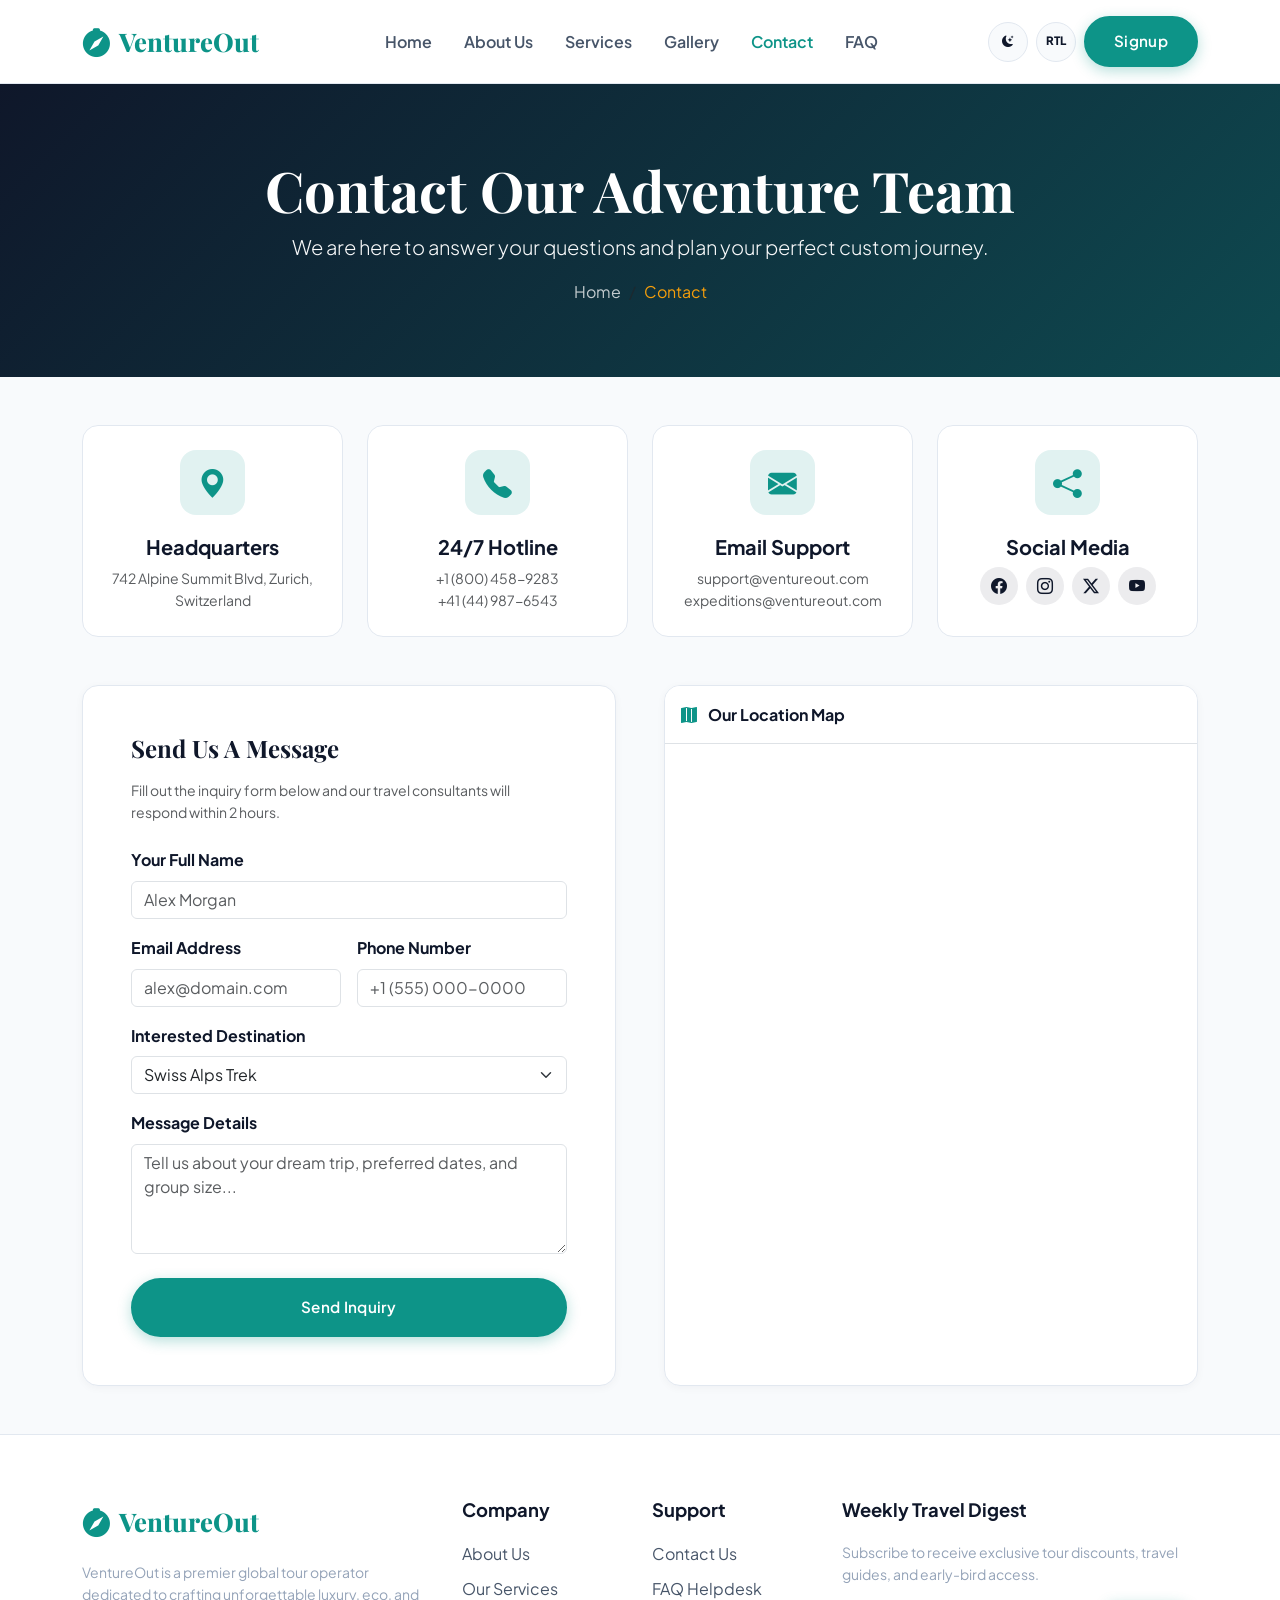
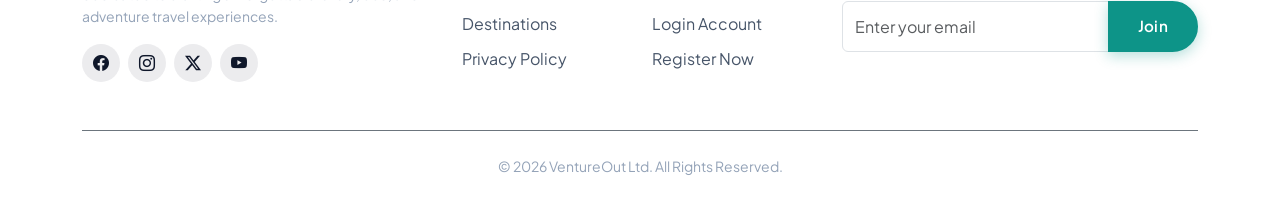
<file: contact.html>
<!DOCTYPE html>
<html lang="en" data-bs-theme="light">
<head>
    <meta charset="UTF-8">
    <meta name="viewport" content="width=device-width, initial-scale=1.0">
    <title>Contact Us & Support | VentureOut</title>
    <meta name="description" content="Get in touch with VentureOut travel specialists. Book custom tour itineraries, ask questions, or call our 24/7 global support line.">
    <meta name="keywords" content="contact ventureout, travel agent support, tour booking inquiry, travel office location">

    <!-- Bootstrap 5 CSS -->
    <link href="https://cdn.jsdelivr.net/npm/bootstrap@5.3.3/dist/css/bootstrap.min.css" rel="stylesheet">
    <!-- Bootstrap Icons -->
    <link href="https://cdn.jsdelivr.net/npm/bootstrap-icons@1.11.3/font/bootstrap-icons.min.css" rel="stylesheet">
    <!-- AOS Animation Library -->
    <link href="https://unpkg.com/aos@2.3.1/dist/aos.css" rel="stylesheet">
    <!-- Favicon -->
    <link rel="icon" type="image/svg+xml" href="assets/favicon.svg">
    <!-- Custom CSS System -->
    <link rel="stylesheet" href="assets/css/style.css">
</head>
<body>

    <!-- Header Navigation -->
    <nav class="navbar navbar-expand-lg navbar-custom">
        <div class="container">
            <a class="navbar-brand" href="index.html">
                <i class="bi bi-compass-fill"></i>
                <span>VentureOut</span>
            </a>
            
            <div class="d-flex align-items-center gap-2 order-lg-3 me-2 me-lg-0">
                <button class="theme-toggle-btn" id="themeToggleBtn" title="Toggle Light/Dark Mode">
                    <i class="bi bi-moon-stars-fill"></i>
                </button>
                <button class="rtl-toggle-btn" id="rtlToggleBtn" title="Toggle RTL Mode">RTL</button>
                <a href="signup.html" class="btn btn-primary-custom d-none d-sm-inline-flex">Signup</a>
                <button class="navbar-toggler border-0" type="button" data-bs-toggle="offcanvas" data-bs-target="#offcanvasNavbar" aria-controls="offcanvasNavbar">
                    <span class="navbar-toggler-icon"></span>
                </button>
            </div>

            <!-- Mobile Offcanvas Menu -->
            <div class="offcanvas offcanvas-end" tabindex="-1" id="offcanvasNavbar" aria-labelledby="offcanvasNavbarLabel">
                <div class="offcanvas-header border-bottom">
                    <a href="index.html" class="navbar-brand mb-0 text-decoration-none" id="offcanvasNavbarLabel"><i class="bi bi-compass-fill"></i><span>VentureOut</span></a>
                    <button type="button" class="btn-close" data-bs-dismiss="offcanvas" aria-label="Close"></button>
                </div>
                <div class="offcanvas-body">
                    <ul class="navbar-nav mx-auto mb-2 mb-lg-0">
                        <li class="nav-item"><a class="nav-link" href="index.html">Home</a></li>
                        <li class="nav-item"><a class="nav-link" href="about.html">About Us</a></li>
                        <li class="nav-item"><a class="nav-link" href="services.html">Services</a></li>
                        <li class="nav-item"><a class="nav-link" href="gallery.html">Gallery</a></li>
                        <li class="nav-item"><a class="nav-link active" href="contact.html">Contact</a></li>
                        <li class="nav-item"><a class="nav-link" href="faq.html">FAQ</a></li>
                    </ul>
                    <div class="d-grid gap-2 d-sm-none mt-3">
                        <a href="signup.html" class="btn btn-primary-custom">Signup</a>
                    </div>
                </div>
            </div>
        </div>
    </nav>

    <!-- Page Header Banner -->
    <section class="py-5 bg-secondary-custom text-white text-center position-relative" style="background: linear-gradient(135deg, rgba(15, 23, 42, 0.4) 0%, rgba(13, 148, 136, 0.4) 100%), url('https://images.unsplash.com/photo-1488646953014-85cb44e25828?auto=format&fit=crop&w=1600&q=80') center/cover no-repeat;">
        <div class="container py-4">
            <h1 class="font-heading display-4 text-white">Contact Our Adventure Team</h1>
            <p class="lead max-w-600 mx-auto text-light">We are here to answer your questions and plan your perfect custom journey.</p>
            <nav aria-label="breadcrumb">
                <ol class="breadcrumb justify-content-center mb-0">
                    <li class="breadcrumb-item"><a href="index.html" class="text-white opacity-75">Home</a></li>
                    <li class="breadcrumb-item active text-tertiary-custom" aria-current="page">Contact</li>
                </ol>
            </nav>
        </div>
    </section>

    <!-- Contact Info Cards -->
    <section class="py-5">
        <div class="container">
            <div class="row g-4 mb-5">
                <div class="col-md-3" data-aos="fade-up" data-aos-delay="100">
                    <div class="feature-box text-center h-100 p-4">
                        <div class="feature-icon mx-auto"><i class="bi bi-geo-alt-fill"></i></div>
                        <h4 class="h5 fw-bold mb-2">Headquarters</h4>
                        <p class="text-muted small mb-0">742 Alpine Summit Blvd, Zurich, Switzerland</p>
                    </div>
                </div>

                <div class="col-md-3" data-aos="fade-up" data-aos-delay="200">
                    <div class="feature-box text-center h-100 p-4">
                        <div class="feature-icon mx-auto"><i class="bi bi-telephone-fill"></i></div>
                        <h4 class="h5 fw-bold mb-2">24/7 Hotline</h4>
                        <p class="text-muted small mb-0">+1 (800) 458-9283<br>+41 (44) 987-6543</p>
                    </div>
                </div>

                <div class="col-md-3" data-aos="fade-up" data-aos-delay="300">
                    <div class="feature-box text-center h-100 p-4">
                        <div class="feature-icon mx-auto"><i class="bi bi-envelope-fill"></i></div>
                        <h4 class="h5 fw-bold mb-2">Email Support</h4>
                        <p class="text-muted small mb-0">support@ventureout.com<br>expeditions@ventureout.com</p>
                    </div>
                </div>

                <div class="col-md-3" data-aos="fade-up" data-aos-delay="400">
                    <div class="feature-box text-center h-100 p-4">
                        <div class="feature-icon mx-auto"><i class="bi bi-share-fill"></i></div>
                        <h4 class="h5 fw-bold mb-2">Social Media</h4>
                        <div class="d-flex gap-2 justify-content-center mt-2">
                            <a href="#" class="social-icon" aria-label="Facebook"><i class="bi bi-facebook"></i></a>
                            <a href="#" class="social-icon" aria-label="Instagram"><i class="bi bi-instagram"></i></a>
                            <a href="#" class="social-icon" aria-label="Twitter"><i class="bi bi-twitter-x"></i></a>
                            <a href="#" class="social-icon" aria-label="YouTube"><i class="bi bi-youtube"></i></a>
                        </div>
                    </div>
                </div>
            </div>

            <!-- Form + Map Section -->
            <div class="row g-5">
                <div class="col-lg-6" data-aos="fade-right">
                    <div class="card-custom p-4 p-md-5">
                        <h3 class="font-heading h4 fw-bold mb-3">Send Us A Message</h3>
                        <p class="text-muted small mb-4">Fill out the inquiry form below and our travel consultants will respond within 2 hours.</p>

                        <form>
                            <div class="mb-3">
                                <label class="form-label font-sm fw-bold">Your Full Name</label>
                                <input type="text" class="form-control" placeholder="Alex Morgan" required>
                            </div>
                            <div class="row g-3 mb-3">
                                <div class="col-md-6">
                                    <label class="form-label font-sm fw-bold">Email Address</label>
                                    <input type="email" class="form-control" placeholder="alex@domain.com" required>
                                </div>
                                <div class="col-md-6">
                                    <label class="form-label font-sm fw-bold">Phone Number</label>
                                    <input type="tel" class="form-control" placeholder="+1 (555) 000-0000">
                                </div>
                            </div>
                            <div class="mb-3">
                                <label class="form-label font-sm fw-bold">Interested Destination</label>
                                <select class="form-select">
                                    <option selected>Swiss Alps Trek</option>
                                    <option>Maldives Paradise</option>
                                    <option>Sahara Desert Safari</option>
                                    <option>Ha Long Bay Cruise</option>
                                    <option>Other Custom Location</option>
                                </select>
                            </div>
                            <div class="mb-4">
                                <label class="form-label font-sm fw-bold">Message Details</label>
                                <textarea class="form-control" rows="4" placeholder="Tell us about your dream trip, preferred dates, and group size..." required></textarea>
                            </div>
                            <button type="submit" class="btn btn-primary-custom w-100 py-3">Send Inquiry</button>
                        </form>
                    </div>
                </div>

                <div class="col-lg-6" data-aos="fade-left">
                    <div class="card-custom overflow-hidden h-100">
                        <div class="p-3 bg-surface border-bottom fw-bold">
                            <i class="bi bi-map-fill text-primary-custom me-2"></i> Our Location Map
                        </div>
                        <div class="ratio ratio-1x1 h-100">
                            <iframe src="https://maps.google.com/maps?q=Swiss%20Alps&t=&z=11&ie=UTF8&iwloc=&output=embed" style="border:0;" allowfullscreen="" loading="lazy" referrerpolicy="no-referrer-when-downgrade"></iframe>
                        </div>
                    </div>
                </div>
            </div>
        </div>
    </section>

    <!-- Footer -->
    <footer class="footer-custom">
        <div class="container">
            <div class="row g-4 pb-4">
                <div class="col-lg-4 col-md-6">
                    <a href="index.html" class="navbar-brand mb-3">
                        <i class="bi bi-compass-fill"></i>
                        <span>VentureOut</span>
                    </a>
                    <p class="text-muted small mb-3">VentureOut is a premier global tour operator dedicated to crafting unforgettable luxury, eco, and adventure travel experiences.</p>
                    <div class="d-flex gap-2">
                        <a href="#" class="social-icon" aria-label="Facebook"><i class="bi bi-facebook"></i></a>
                        <a href="#" class="social-icon" aria-label="Instagram"><i class="bi bi-instagram"></i></a>
                        <a href="#" class="social-icon" aria-label="Twitter"><i class="bi bi-twitter-x"></i></a>
                        <a href="#" class="social-icon" aria-label="YouTube"><i class="bi bi-youtube"></i></a>
                    </div>
                </div>

                <div class="col-lg-2 col-md-6">
                    <h5 class="footer-title">Company</h5>
                    <ul class="footer-links">
                        <li><a href="about.html">About Us</a></li>
                        <li><a href="services.html">Our Services</a></li>
                        <li><a href="gallery.html">Destinations</a></li>
                        <li><a href="privacy.html">Privacy Policy</a></li>
                    </ul>
                </div>

                <div class="col-lg-2 col-md-6">
                    <h5 class="footer-title">Support</h5>
                    <ul class="footer-links">
                        <li><a href="contact.html">Contact Us</a></li>
                        <li><a href="faq.html">FAQ Helpdesk</a></li>
                        <li><a href="login.html">Login Account</a></li>
                        <li><a href="signup.html">Register Now</a></li>
                    </ul>
                </div>

                <div class="col-lg-4 col-md-6">
                    <h5 class="footer-title">Weekly Travel Digest</h5>
                    <p class="text-muted small mb-3">Subscribe to receive exclusive tour discounts, travel guides, and early-bird access.</p>
                    <form>
                        <div class="input-group mb-2">
                            <input type="email" class="form-control" placeholder="Enter your email" required>
                            <button class="btn btn-primary-custom" type="submit">Join</button>
                        </div>
                    </form>
                </div>
            </div>

            <div class="border-top border-secondary pt-4 mt-4 text-center text-muted small">
                <p class="mb-0">&copy; 2026 VentureOut Ltd. All Rights Reserved.</p>
            </div>
        </div>
    </footer>

    <!-- Back to Top Button -->
    <button class="back-to-top" id="backToTopBtn" aria-label="Back to Top"><i class="bi bi-arrow-up"></i></button>

    <script src="https://cdn.jsdelivr.net/npm/bootstrap@5.3.3/dist/js/bootstrap.bundle.min.js"></script>
    <script src="https://unpkg.com/aos@2.3.1/dist/aos.js"></script>
    <script>AOS.init({ duration: 800, once: true });</script>
    <script src="assets/js/main.js"></script>
</body>
</html>
</file>
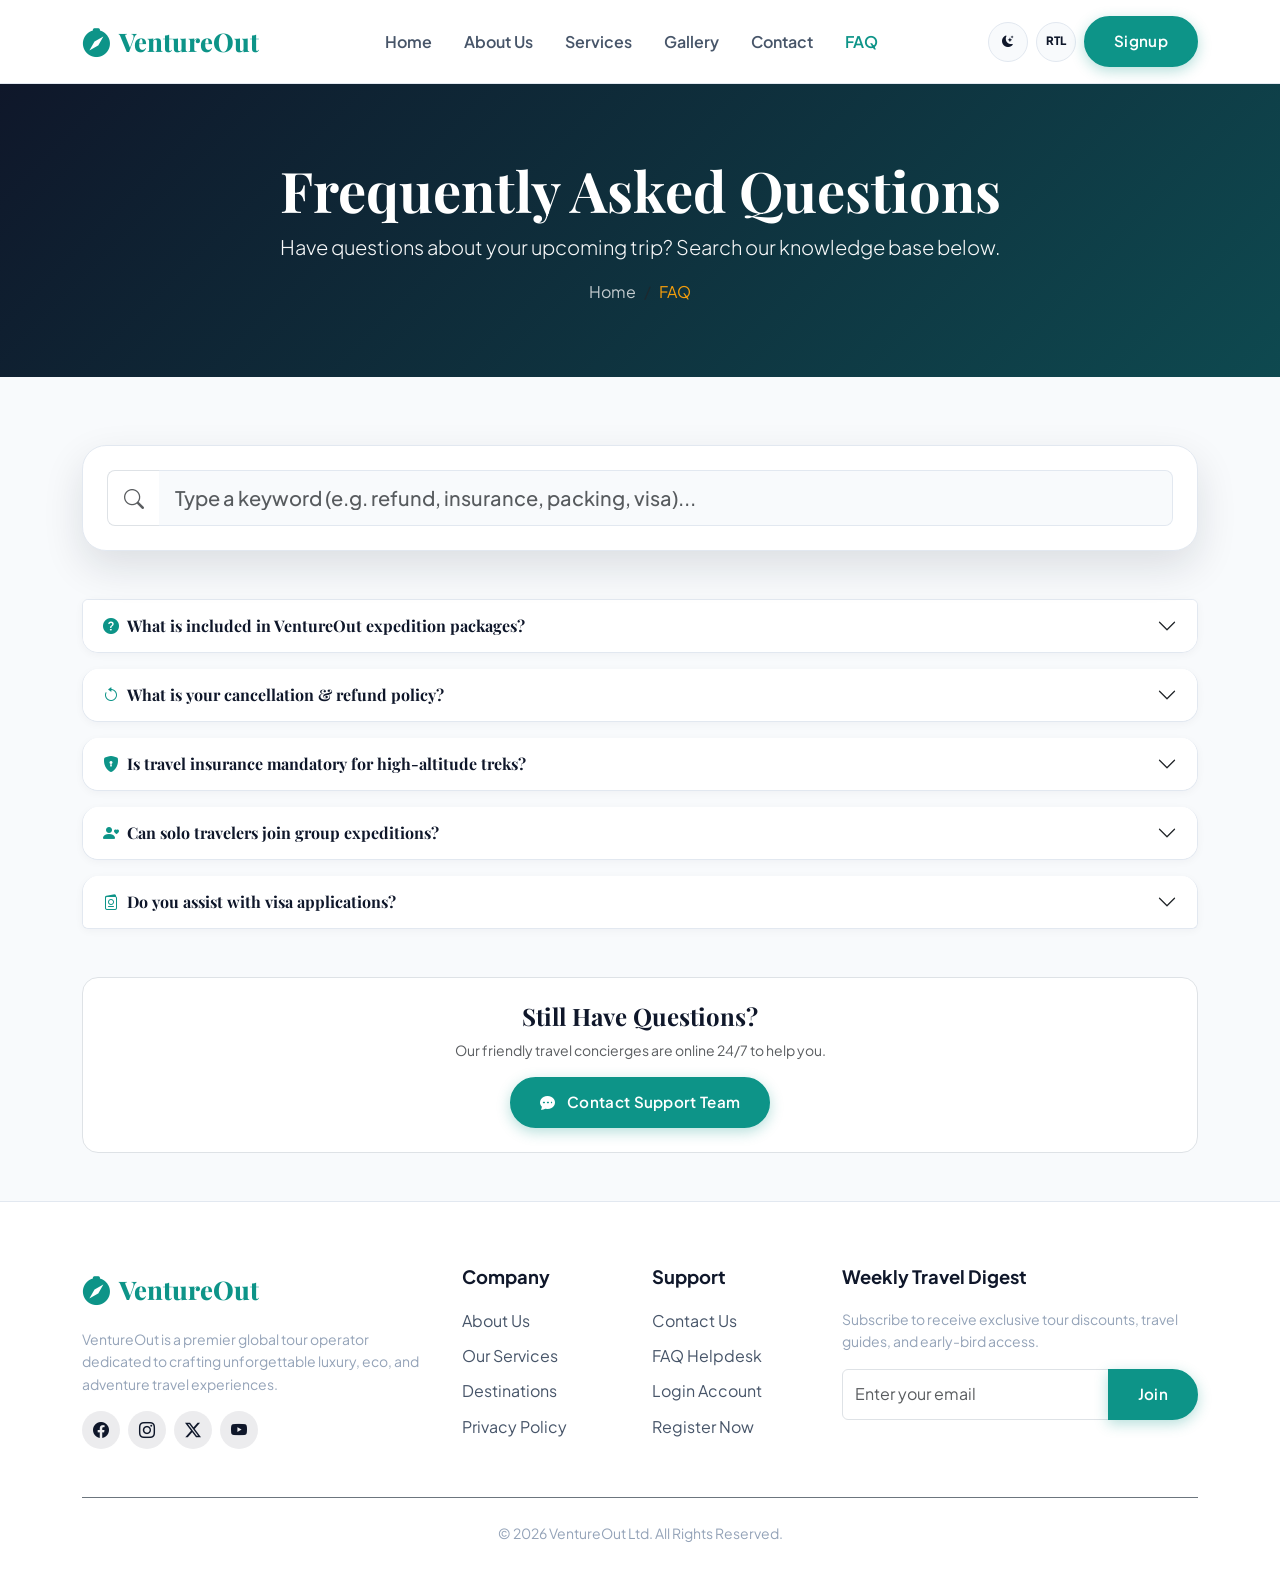
<file: faq.html>
<!DOCTYPE html>
<html lang="en" data-bs-theme="light">
<head>
    <meta charset="UTF-8">
    <meta name="viewport" content="width=device-width, initial-scale=1.0">
    <title>Frequently Asked Questions | VentureOut</title>
    <meta name="description" content="Find instant answers to questions regarding booking procedures, trip cancellations, visa requirements, safety protocols, and payment options.">
    <meta name="keywords" content="travel faq, tour cancellation policy, booking questions, safety guidelines">

    <!-- Bootstrap 5 CSS -->
    <link href="https://cdn.jsdelivr.net/npm/bootstrap@5.3.3/dist/css/bootstrap.min.css" rel="stylesheet">
    <!-- Bootstrap Icons -->
    <link href="https://cdn.jsdelivr.net/npm/bootstrap-icons@1.11.3/font/bootstrap-icons.min.css" rel="stylesheet">
    <!-- AOS Animation Library -->
    <link href="https://unpkg.com/aos@2.3.1/dist/aos.css" rel="stylesheet">
    <!-- Favicon -->
    <link rel="icon" type="image/svg+xml" href="assets/favicon.svg">
    <!-- Custom CSS System -->
    <link rel="stylesheet" href="assets/css/style.css">
</head>
<body>

    <!-- Header Navigation -->
    <nav class="navbar navbar-expand-lg navbar-custom">
        <div class="container">
            <a class="navbar-brand" href="index.html">
                <i class="bi bi-compass-fill"></i>
                <span>VentureOut</span>
            </a>
            
            <div class="d-flex align-items-center gap-2 order-lg-3 me-2 me-lg-0">
                <button class="theme-toggle-btn" id="themeToggleBtn" title="Toggle Light/Dark Mode">
                    <i class="bi bi-moon-stars-fill"></i>
                </button>
                <button class="rtl-toggle-btn" id="rtlToggleBtn" title="Toggle RTL Mode">RTL</button>
                <a href="signup.html" class="btn btn-primary-custom d-none d-sm-inline-flex">Signup</a>
                <button class="navbar-toggler border-0" type="button" data-bs-toggle="offcanvas" data-bs-target="#offcanvasNavbar" aria-controls="offcanvasNavbar">
                    <span class="navbar-toggler-icon"></span>
                </button>
            </div>

            <!-- Mobile Offcanvas Menu -->
            <div class="offcanvas offcanvas-end" tabindex="-1" id="offcanvasNavbar" aria-labelledby="offcanvasNavbarLabel">
                <div class="offcanvas-header border-bottom">
                    <a href="index.html" class="navbar-brand mb-0 text-decoration-none" id="offcanvasNavbarLabel"><i class="bi bi-compass-fill"></i><span>VentureOut</span></a>
                    <button type="button" class="btn-close" data-bs-dismiss="offcanvas" aria-label="Close"></button>
                </div>
                <div class="offcanvas-body">
                    <ul class="navbar-nav mx-auto mb-2 mb-lg-0">
                        <li class="nav-item"><a class="nav-link" href="index.html">Home</a></li>
                        <li class="nav-item"><a class="nav-link" href="about.html">About Us</a></li>
                        <li class="nav-item"><a class="nav-link" href="services.html">Services</a></li>
                        <li class="nav-item"><a class="nav-link" href="gallery.html">Gallery</a></li>
                        <li class="nav-item"><a class="nav-link" href="contact.html">Contact</a></li>
                        <li class="nav-item"><a class="nav-link active" href="faq.html">FAQ</a></li>
                    </ul>
                    <div class="d-grid gap-2 d-sm-none mt-3">
                        <a href="signup.html" class="btn btn-primary-custom">Signup</a>
                    </div>
                </div>
            </div>
        </div>
    </nav>

    <!-- Page Header Banner -->
    <section class="py-5 bg-secondary-custom text-white text-center position-relative" style="background: linear-gradient(135deg, rgba(15, 23, 42, 0.4) 0%, rgba(13, 148, 136, 0.4) 100%), url('https://images.unsplash.com/photo-1506744038136-46273834b3fb?auto=format&fit=crop&w=1200&q=80') center/cover no-repeat;">
        <div class="container py-4">
            <h1 class="font-heading display-4 text-white">Frequently Asked Questions</h1>
            <p class="lead max-w-600 mx-auto text-light">Have questions about your upcoming trip? Search our knowledge base below.</p>
            <nav aria-label="breadcrumb">
                <ol class="breadcrumb justify-content-center mb-0">
                    <li class="breadcrumb-item"><a href="index.html" class="text-white opacity-75">Home</a></li>
                    <li class="breadcrumb-item active text-tertiary-custom" aria-current="page">FAQ</li>
                </ol>
            </nav>
        </div>
    </section>

    <!-- Search & Accordion Section -->
    <section class="py-5">
        <div class="container max-w-900 mx-auto">
            <!-- Search Bar -->
            <div class="search-widget mb-5" data-aos="fade-up">
                <div class="input-group input-group-lg">
                    <span class="input-group-text bg-transparent border-end-0 text-muted"><i class="bi bi-search"></i></span>
                    <input type="text" class="form-control border-start-0" id="faqSearchInput" placeholder="Type a keyword (e.g. refund, insurance, packing, visa)...">
                </div>
            </div>

            <!-- FAQ Accordion -->
            <div class="accordion custom-accordion" id="faqAccordion" data-aos="fade-up" data-aos-delay="100">
                <!-- Item 1 -->
                <div class="accordion-item card-custom mb-3">
                    <h2 class="accordion-header" id="headingOne">
                        <button class="accordion-button font-heading fw-bold collapsed" type="button" data-bs-toggle="collapse" data-bs-target="#collapseOne" aria-expanded="false" aria-controls="collapseOne">
                            <i class="bi bi-question-circle-fill text-primary-custom me-2"></i> What is included in VentureOut expedition packages?
                        </button>
                    </h2>
                    <div id="collapseOne" class="accordion-collapse collapse" aria-labelledby="headingOne" data-bs-parent="#faqAccordion">
                        <div class="accordion-body text-secondary">
                            All standard packages include 4/5-star accommodations, professional Wilderness-certified local guides, internal ground transfers, daily breakfast & gourmet dinners, and baseline emergency medical support.
                        </div>
                    </div>
                </div>

                <!-- Item 2 -->
                <div class="accordion-item card-custom mb-3">
                    <h2 class="accordion-header" id="headingTwo">
                        <button class="accordion-button font-heading fw-bold collapsed" type="button" data-bs-toggle="collapse" data-bs-target="#collapseTwo" aria-expanded="false" aria-controls="collapseTwo">
                            <i class="bi bi-arrow-counterclockwise text-primary-custom me-2"></i> What is your cancellation & refund policy?
                        </button>
                    </h2>
                    <div id="collapseTwo" class="accordion-collapse collapse" aria-labelledby="headingTwo" data-bs-parent="#faqAccordion">
                        <div class="accordion-body text-secondary">
                            Cancellations made 30+ days prior to departure receive a 100% full refund or trip credit voucher. Cancellations between 14-29 days receive a 75% refund.
                        </div>
                    </div>
                </div>

                <!-- Item 3 -->
                <div class="accordion-item card-custom mb-3">
                    <h2 class="accordion-header" id="headingThree">
                        <button class="accordion-button font-heading fw-bold collapsed" type="button" data-bs-toggle="collapse" data-bs-target="#collapseThree" aria-expanded="false" aria-controls="collapseThree">
                            <i class="bi bi-shield-lock-fill text-primary-custom me-2"></i> Is travel insurance mandatory for high-altitude treks?
                        </button>
                    </h2>
                    <div id="collapseThree" class="accordion-collapse collapse" aria-labelledby="headingThree" data-bs-parent="#faqAccordion">
                        <div class="accordion-body text-secondary">
                            Yes, comprehensive travel & medical emergency evacuation insurance is mandatory for high-altitude treks (above 3,000m) and scuba expeditions. You can add coverage directly during checkout.
                        </div>
                    </div>
                </div>

                <!-- Item 4 -->
                <div class="accordion-item card-custom mb-3">
                    <h2 class="accordion-header" id="headingFour">
                        <button class="accordion-button font-heading fw-bold collapsed" type="button" data-bs-toggle="collapse" data-bs-target="#collapseFour" aria-expanded="false" aria-controls="collapseFour">
                            <i class="bi bi-person-heart text-primary-custom me-2"></i> Can solo travelers join group expeditions?
                        </button>
                    </h2>
                    <div id="collapseFour" class="accordion-collapse collapse" aria-labelledby="headingFour" data-bs-parent="#faqAccordion">
                        <div class="accordion-body text-secondary">
                            Absolutely! Over 45% of our travelers venture solo. We pair solo travelers of the same gender in twin-share accommodation with no extra single supplement charge.
                        </div>
                    </div>
                </div>

                <!-- Item 5 -->
                <div class="accordion-item card-custom mb-3">
                    <h2 class="accordion-header" id="headingFive">
                        <button class="accordion-button font-heading fw-bold collapsed" type="button" data-bs-toggle="collapse" data-bs-target="#collapseFive" aria-expanded="false" aria-controls="collapseFive">
                            <i class="bi bi-passport text-primary-custom me-2"></i> Do you assist with visa applications?
                        </button>
                    </h2>
                    <div id="collapseFive" class="accordion-collapse collapse" aria-labelledby="headingFive" data-bs-parent="#faqAccordion">
                        <div class="accordion-body text-secondary">
                            Yes! Our dedicated concierge team provides official invitation letters and visa application documentation support for over 60 countries.
                        </div>
                    </div>
                </div>
            </div>

            <!-- Still Have Questions CTA -->
            <div class="bg-surface border rounded-4 p-4 text-center mt-5" data-aos="fade-up">
                <h4 class="font-heading fw-bold mb-2">Still Have Questions?</h4>
                <p class="text-muted small mb-3">Our friendly travel concierges are online 24/7 to help you.</p>
                <a href="contact.html" class="btn btn-primary-custom"><i class="bi bi-chat-dots-fill me-1"></i> Contact Support Team</a>
            </div>
        </div>
    </section>

    <!-- Footer -->
    <footer class="footer-custom">
        <div class="container">
            <div class="row g-4 pb-4">
                <div class="col-lg-4 col-md-6">
                    <a href="index.html" class="navbar-brand mb-3">
                        <i class="bi bi-compass-fill"></i>
                        <span>VentureOut</span>
                    </a>
                    <p class="text-muted small mb-3">VentureOut is a premier global tour operator dedicated to crafting unforgettable luxury, eco, and adventure travel experiences.</p>
                    <div class="d-flex gap-2">
                        <a href="#" class="social-icon" aria-label="Facebook"><i class="bi bi-facebook"></i></a>
                        <a href="#" class="social-icon" aria-label="Instagram"><i class="bi bi-instagram"></i></a>
                        <a href="#" class="social-icon" aria-label="Twitter"><i class="bi bi-twitter-x"></i></a>
                        <a href="#" class="social-icon" aria-label="YouTube"><i class="bi bi-youtube"></i></a>
                    </div>
                </div>

                <div class="col-lg-2 col-md-6">
                    <h5 class="footer-title">Company</h5>
                    <ul class="footer-links">
                        <li><a href="about.html">About Us</a></li>
                        <li><a href="services.html">Our Services</a></li>
                        <li><a href="gallery.html">Destinations</a></li>
                        <li><a href="privacy.html">Privacy Policy</a></li>
                    </ul>
                </div>

                <div class="col-lg-2 col-md-6">
                    <h5 class="footer-title">Support</h5>
                    <ul class="footer-links">
                        <li><a href="contact.html">Contact Us</a></li>
                        <li><a href="faq.html">FAQ Helpdesk</a></li>
                        <li><a href="login.html">Login Account</a></li>
                        <li><a href="signup.html">Register Now</a></li>
                    </ul>
                </div>

                <div class="col-lg-4 col-md-6">
                    <h5 class="footer-title">Weekly Travel Digest</h5>
                    <p class="text-muted small mb-3">Subscribe to receive exclusive tour discounts, travel guides, and early-bird access.</p>
                    <form>
                        <div class="input-group mb-2">
                            <input type="email" class="form-control" placeholder="Enter your email" required>
                            <button class="btn btn-primary-custom" type="submit">Join</button>
                        </div>
                    </form>
                </div>
            </div>

            <div class="border-top border-secondary pt-4 mt-4 text-center text-muted small">
                <p class="mb-0">&copy; 2026 VentureOut Ltd. All Rights Reserved.</p>
            </div>
        </div>
    </footer>

    <!-- Back to Top Button -->
    <button class="back-to-top" id="backToTopBtn" aria-label="Back to Top"><i class="bi bi-arrow-up"></i></button>

    <script src="https://cdn.jsdelivr.net/npm/bootstrap@5.3.3/dist/js/bootstrap.bundle.min.js"></script>
    <script src="https://unpkg.com/aos@2.3.1/dist/aos.js"></script>
    <script>AOS.init({ duration: 800, once: true });</script>
    <script src="assets/js/main.js"></script>
</body>
</html>
</file>
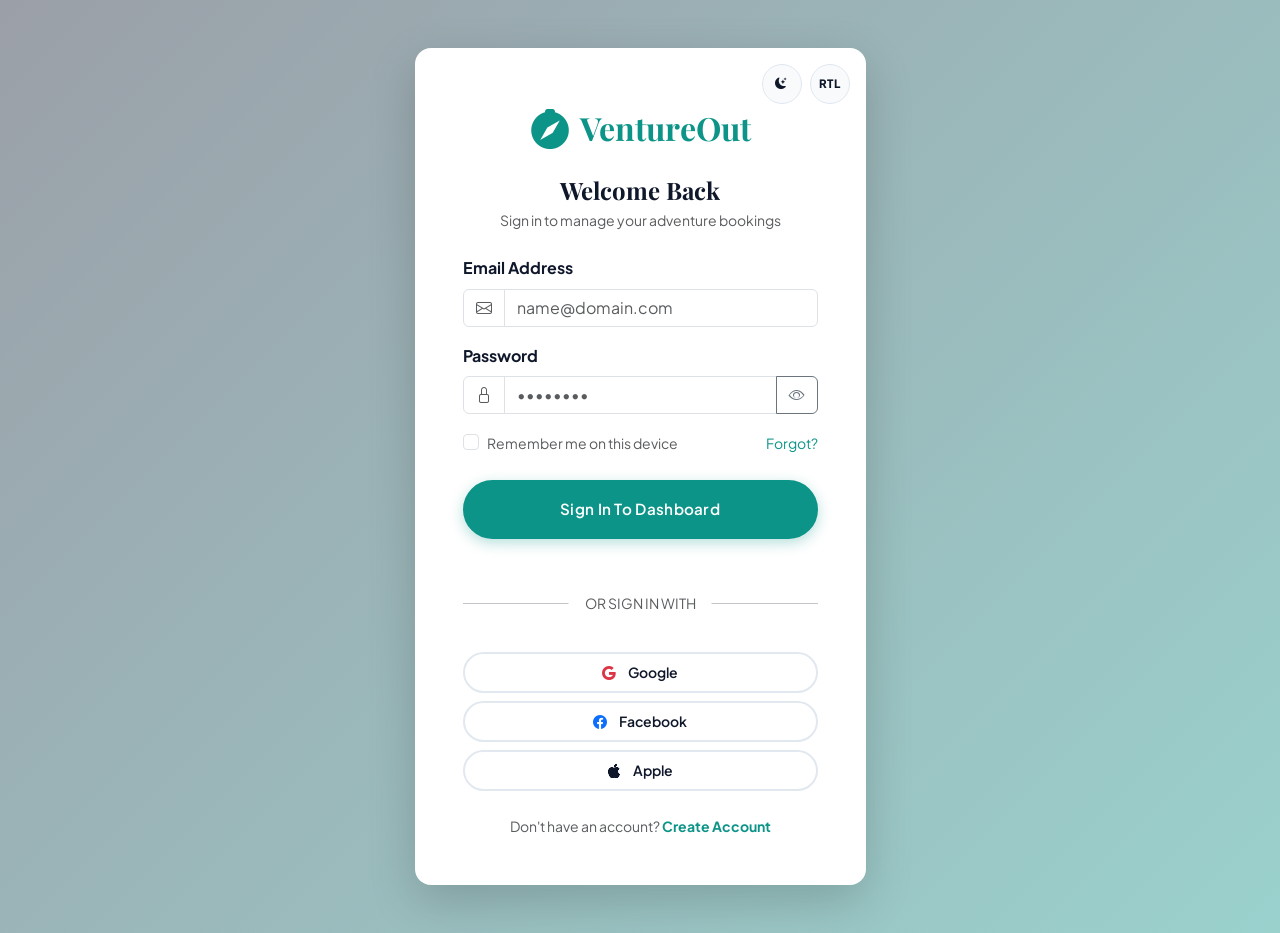
<file: login.html>
<!DOCTYPE html>
<html lang="en" data-bs-theme="light">
<head>
    <meta charset="UTF-8">
    <meta name="viewport" content="width=device-width, initial-scale=1.0">
    <title>Login | VentureOut Client Portal</title>
    <meta name="description" content="Log in to your VentureOut account to view your upcoming bookings, travel itineraries, rewards points, and concierge messages.">
    <meta name="keywords" content="ventureout login, travel portal login, member sign in">

    <!-- Bootstrap 5 CSS -->
    <link href="https://cdn.jsdelivr.net/npm/bootstrap@5.3.3/dist/css/bootstrap.min.css" rel="stylesheet">
    <!-- Bootstrap Icons -->
    <link href="https://cdn.jsdelivr.net/npm/bootstrap-icons@1.11.3/font/bootstrap-icons.min.css" rel="stylesheet">
    <!-- Favicon -->
    <link rel="icon" type="image/svg+xml" href="assets/favicon.svg">
    <!-- Custom CSS System -->
    <link rel="stylesheet" href="assets/css/style.css">
</head>
<body class="d-flex flex-column min-vh-100">

    <!-- Main Auth Form Section -->
    <main class="flex-grow-1 d-flex align-items-center py-5" style="background: linear-gradient(135deg, rgba(15, 23, 42, 0.4) 0%, rgba(13, 148, 136, 0.4) 100%), url('https://images.unsplash.com/photo-1503220317375-aaad61436b1b?auto=format&fit=crop&w=1200&q=80') center/cover no-repeat;">
        <div class="container">
            <div class="row justify-content-center">
                <div class="col-md-6 col-lg-5">
                    <div class="auth-card p-4 p-md-5 shadow-lg border-0 bg-surface position-relative">

                        <!-- Theme & RTL Toggle Buttons — Top Right Corner Inside Card -->
                        <div class="auth-card-controls">
                            <button id="themeToggleBtn" class="theme-toggle-btn" type="button" title="Toggle Theme">
                                <i class="bi bi-moon-stars-fill"></i>
                            </button>
                            <button id="rtlToggleBtn" class="rtl-toggle-btn" type="button" title="Toggle RTL">
                                RTL
                            </button>
                        </div>

                        <div class="text-center mb-4">
                            <a class="navbar-brand d-inline-block mb-3 text-dark text-decoration-none" href="index.html">
                                <i class="bi bi-compass-fill text-primary-custom fs-1 align-middle"></i>
                                <span class="fs-2 fw-bold align-middle ms-1">VentureOut</span>
                            </a>
                            <h4 class="font-heading fw-bold mb-1">Welcome Back</h4>
                            <p class="text-muted small">Sign in to manage your adventure bookings</p>
                        </div>

                        <form action="index.html">
                            <div class="mb-3">
                                <label class="form-label font-sm fw-bold">Email Address</label>
                                <div class="input-group">
                                    <span class="input-group-text bg-body text-muted"><i class="bi bi-envelope"></i></span>
                                    <input type="email" class="form-control" placeholder="name@domain.com" required>
                                </div>
                            </div>
                            <div class="mb-3">
                                <label class="form-label font-sm fw-bold">Password</label>
                                <div class="input-group">
                                    <span class="input-group-text bg-body text-muted"><i class="bi bi-lock"></i></span>
                                    <input type="password" class="form-control" id="loginPassword" placeholder="••••••••" required>
                                    <button class="btn btn-outline-secondary toggle-password" type="button" data-target="#loginPassword">
                                        <i class="bi bi-eye"></i>
                                    </button>
                                </div>
                            </div>
                            <div class="d-flex justify-content-between align-items-center mb-4">
                                <div class="form-check mb-0">
                                    <input class="form-check-input" type="checkbox" id="rememberMe">
                                    <label class="form-check-input-label text-muted small" for="rememberMe">Remember me on this device</label>
                                </div>
                                <a href="#" class="small text-primary-custom">Forgot?</a>
                            </div>
                            <button type="submit" class="btn btn-primary-custom w-100 py-3 mb-3">Sign In To Dashboard</button>

                            <div class="position-relative text-center my-4 py-2">
                                <hr>
                                <span class="position-absolute top-50 start-50 translate-middle bg-surface px-3 text-muted small">OR SIGN IN WITH</span>
                            </div>

                            <!-- Social Login Buttons -->
                            <div class="d-grid gap-2 mb-4">
                                <button type="button" class="btn btn-outline-custom w-100 py-2 btn-sm"><i class="bi bi-google text-danger me-1"></i> Google</button>
                                <button type="button" class="btn btn-outline-custom w-100 py-2 btn-sm"><i class="bi bi-facebook text-primary me-1"></i> Facebook</button>
                                <button type="button" class="btn btn-outline-custom w-100 py-2 btn-sm"><i class="bi bi-apple me-1"></i> Apple</button>
                            </div>
                            <p class="text-center text-muted small mb-0">Don't have an account? <a href="signup.html" class="fw-bold text-primary-custom">Create Account</a></p>
                        </form>
                    </div>
                </div>
            </div>
        </div>
    </main>

    <script src="https://cdn.jsdelivr.net/npm/bootstrap@5.3.3/dist/js/bootstrap.bundle.min.js"></script>
    <script src="assets/js/main.js"></script>
</body>
</html>
</file>
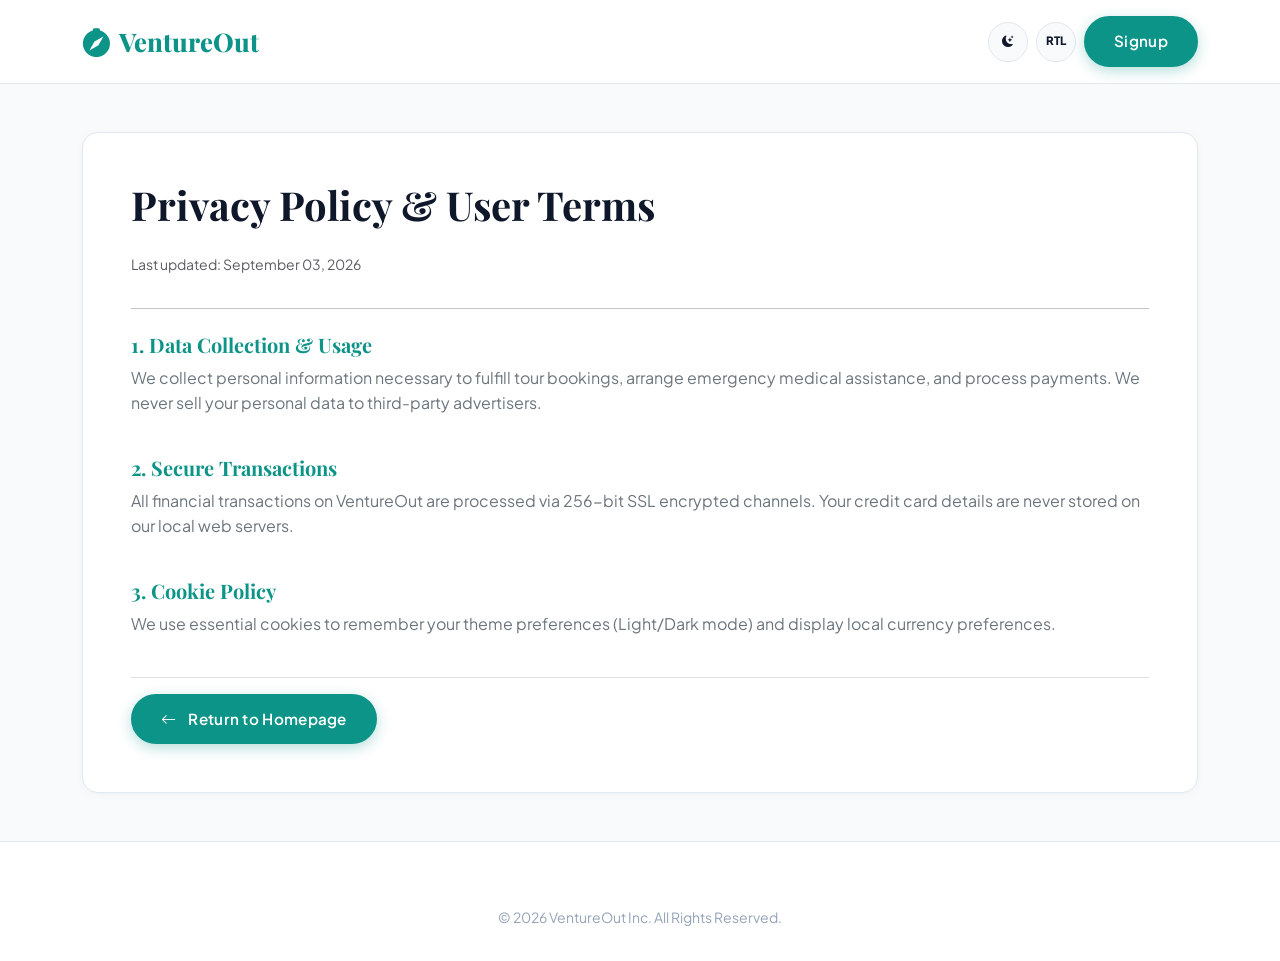
<file: privacy.html>
<!DOCTYPE html>
<html lang="en" data-bs-theme="light">
<head>
    <meta charset="UTF-8">
    <meta name="viewport" content="width=device-width, initial-scale=1.0">
    <title>Privacy Policy & Terms | VentureOut</title>
    <meta name="description" content="Read VentureOut's Privacy Policy regarding data protection, booking security, cookies, and user terms.">

    <!-- Bootstrap 5 CSS -->
    <link href="https://cdn.jsdelivr.net/npm/bootstrap@5.3.3/dist/css/bootstrap.min.css" rel="stylesheet">
    <!-- Bootstrap Icons -->
    <link href="https://cdn.jsdelivr.net/npm/bootstrap-icons@1.11.3/font/bootstrap-icons.min.css" rel="stylesheet">
    <!-- Favicon -->
    <link rel="icon" type="image/svg+xml" href="assets/favicon.svg">
    <!-- Custom CSS System -->
    <link rel="stylesheet" href="assets/css/style.css">
</head>
<body>

    <!-- Header Navigation -->
    <nav class="navbar navbar-expand-lg navbar-custom">
        <div class="container">
            <a class="navbar-brand" href="index.html">
                <i class="bi bi-compass-fill"></i>
                <span>VentureOut</span>
            </a>
            
            <div class="d-flex align-items-center gap-2 order-lg-3 me-2 me-lg-0">
                <button class="theme-toggle-btn" id="themeToggleBtn" title="Toggle Light/Dark Mode">
                    <i class="bi bi-moon-stars-fill"></i>
                </button>
                <button class="rtl-toggle-btn" id="rtlToggleBtn" title="Toggle RTL Mode">RTL</button>
                <a href="signup.html" class="btn btn-primary-custom d-none d-sm-inline-flex">Signup</a>
            </div>
        </div>
    </nav>

    <!-- Content Area -->
    <main class="py-5">
        <div class="container max-w-800 mx-auto">
            <div class="card-custom p-4 p-md-5">
                <h1 class="font-heading display-6 mb-4">Privacy Policy & User Terms</h1>
                <p class="text-muted small">Last updated: September 03, 2026</p>
                <hr class="mb-4">

                <h3 class="h5 fw-bold text-primary-custom">1. Data Collection & Usage</h3>
                <p class="text-secondary">We collect personal information necessary to fulfill tour bookings, arrange emergency medical assistance, and process payments. We never sell your personal data to third-party advertisers.</p>

                <h3 class="h5 fw-bold text-primary-custom mt-4">2. Secure Transactions</h3>
                <p class="text-secondary">All financial transactions on VentureOut are processed via 256-bit SSL encrypted channels. Your credit card details are never stored on our local web servers.</p>

                <h3 class="h5 fw-bold text-primary-custom mt-4">3. Cookie Policy</h3>
                <p class="text-secondary">We use essential cookies to remember your theme preferences (Light/Dark mode) and display local currency preferences.</p>

                <div class="mt-4 pt-3 border-top">
                    <a href="index.html" class="btn btn-primary-custom"><i class="bi bi-arrow-left me-1"></i> Return to Homepage</a>
                </div>
            </div>
        </div>
    </main>

    <!-- Footer -->
    <footer class="footer-custom">
        <div class="container text-center text-muted small">
            &copy; 2026 VentureOut Inc. All Rights Reserved.
        </div>
    </footer>

    <script src="https://cdn.jsdelivr.net/npm/bootstrap@5.3.3/dist/js/bootstrap.bundle.min.js"></script>
    <script src="assets/js/main.js"></script>
</body>
</html>
</file>
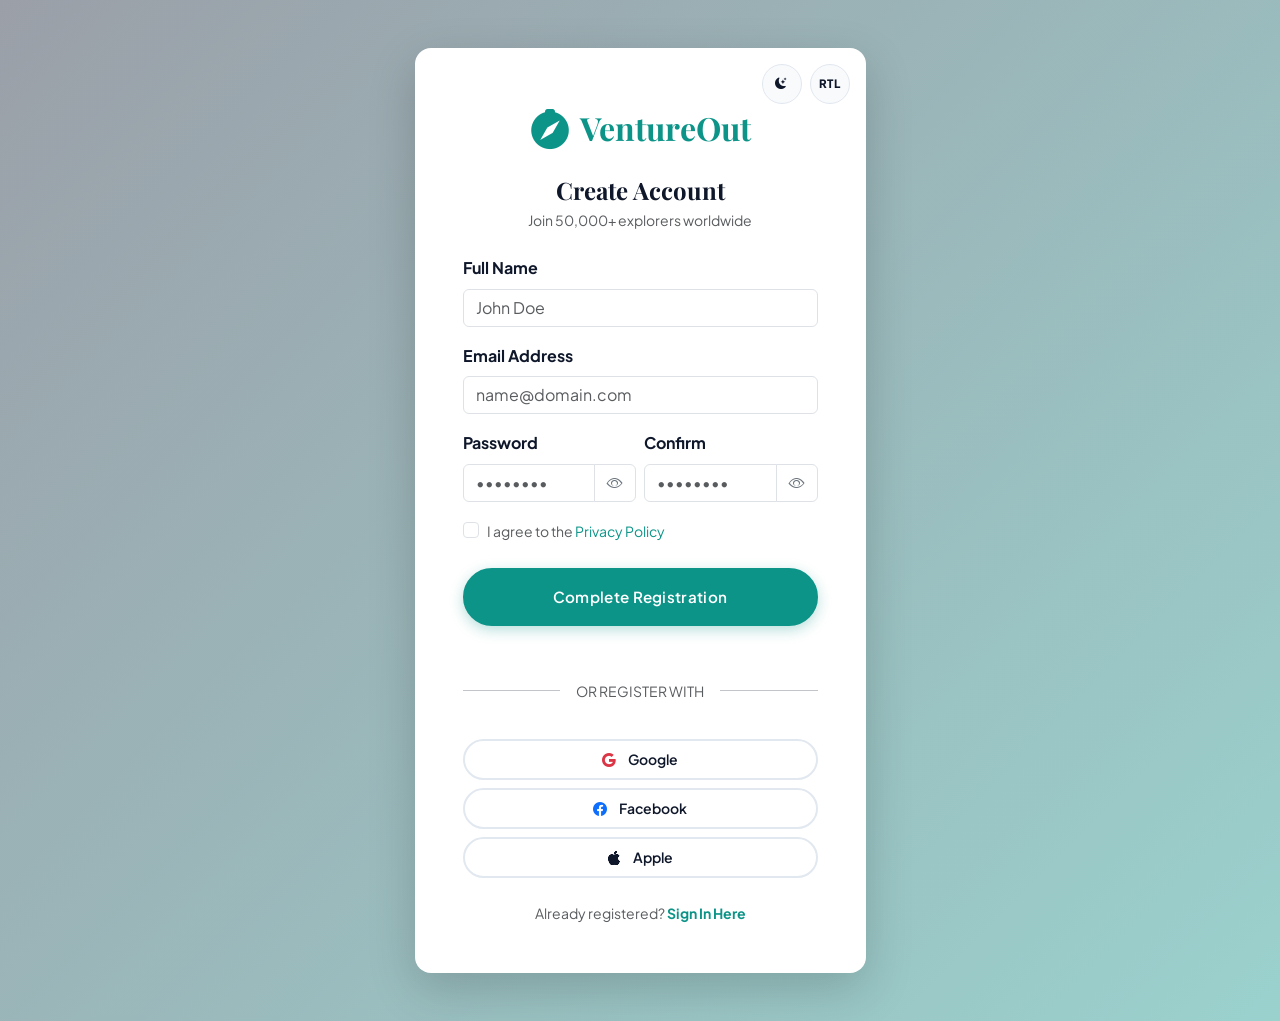
<file: signup.html>
<!DOCTYPE html>
<html lang="en" data-bs-theme="light">
<head>
    <meta charset="UTF-8">
    <meta name="viewport" content="width=device-width, initial-scale=1.0">
    <title>Create Account | VentureOut Travel</title>
    <meta name="description" content="Join the VentureOut travel community to unlock exclusive member discounts, trip tracking, and early access to expeditions.">
    <meta name="keywords" content="ventureout signup, register travel account, create member profile">

    <!-- Bootstrap 5 CSS -->
    <link href="https://cdn.jsdelivr.net/npm/bootstrap@5.3.3/dist/css/bootstrap.min.css" rel="stylesheet">
    <!-- Bootstrap Icons -->
    <link href="https://cdn.jsdelivr.net/npm/bootstrap-icons@1.11.3/font/bootstrap-icons.min.css" rel="stylesheet">
    <!-- Favicon -->
    <link rel="icon" type="image/svg+xml" href="assets/favicon.svg">
    <!-- Custom CSS System -->
    <link rel="stylesheet" href="assets/css/style.css">
</head>
<body class="d-flex flex-column min-vh-100">

    <!-- Main Auth Form Section -->
    <main class="flex-grow-1 d-flex align-items-center py-5" style="background: linear-gradient(135deg, rgba(15, 23, 42, 0.4) 0%, rgba(13, 148, 136, 0.4) 100%), url('https://images.unsplash.com/photo-1503220317375-aaad61436b1b?auto=format&fit=crop&w=1200&q=80') center/cover no-repeat;">
        <div class="container">
            <div class="row justify-content-center">
                <div class="col-md-6 col-lg-5">
                    <div class="auth-card p-4 p-md-5 shadow-lg border-0 bg-surface position-relative">

                        <!-- Theme & RTL Toggle Buttons — Top Right Corner Inside Card -->
                        <div class="auth-card-controls">
                            <button id="themeToggleBtn" class="theme-toggle-btn" type="button" title="Toggle Theme">
                                <i class="bi bi-moon-stars-fill"></i>
                            </button>
                            <button id="rtlToggleBtn" class="rtl-toggle-btn" type="button" title="Toggle RTL">
                                RTL
                            </button>
                        </div>

                        <div class="text-center mb-4">
                            <a class="navbar-brand d-inline-block mb-3 text-dark text-decoration-none" href="index.html">
                                <i class="bi bi-compass-fill text-primary-custom fs-1 align-middle"></i>
                                <span class="fs-2 fw-bold align-middle ms-1">VentureOut</span>
                            </a>
                            <h4 class="font-heading fw-bold mb-1">Create Account</h4>
                            <p class="text-muted small">Join 50,000+ explorers worldwide</p>
                        </div>

                        <form action="index.html">
                            <div class="mb-3">
                                <label class="form-label font-sm fw-bold">Full Name</label>
                                <input type="text" class="form-control" placeholder="John Doe" required>
                            </div>
                            <div class="mb-3">
                                <label class="form-label font-sm fw-bold">Email Address</label>
                                <input type="email" class="form-control" placeholder="name@domain.com" required>
                            </div>
                            <div class="row g-2 mb-3">
                                <div class="col-6">
                                    <label class="form-label font-sm fw-bold">Password</label>
                                    <div class="input-group">
                                        <input type="password" class="form-control" id="signupPassword" placeholder="••••••••" required>
                                        <button class="btn btn-outline-secondary border toggle-password" type="button" data-target="#signupPassword">
                                            <i class="bi bi-eye"></i>
                                        </button>
                                    </div>
                                </div>
                                <div class="col-6">
                                    <label class="form-label font-sm fw-bold">Confirm</label>
                                    <div class="input-group">
                                        <input type="password" class="form-control" id="signupConfirm" placeholder="••••••••" required>
                                        <button class="btn btn-outline-secondary border toggle-password" type="button" data-target="#signupConfirm">
                                            <i class="bi bi-eye"></i>
                                        </button>
                                    </div>
                                </div>
                            </div>
                            <div class="form-check mb-4">
                                <input class="form-check-input" type="checkbox" id="privacyAgree" required>
                                <label class="form-check-label text-muted small" for="privacyAgree">I agree to the <a href="privacy.html" class="text-primary-custom">Privacy Policy</a></label>
                            </div>
                            <button type="submit" class="btn btn-primary-custom w-100 py-3 mb-3">Complete Registration</button>

                            <div class="position-relative text-center my-4 py-2">
                                <hr>
                                <span class="position-absolute top-50 start-50 translate-middle bg-surface px-3 text-muted small">OR REGISTER WITH</span>
                            </div>

                            <!-- Social Registration -->
                            <div class="d-grid gap-2 mb-4">
                                <button type="button" class="btn btn-outline-custom w-100 py-2 btn-sm"><i class="bi bi-google text-danger me-1"></i> Google</button>
                                <button type="button" class="btn btn-outline-custom w-100 py-2 btn-sm"><i class="bi bi-facebook text-primary me-1"></i> Facebook</button>
                                <button type="button" class="btn btn-outline-custom w-100 py-2 btn-sm"><i class="bi bi-apple me-1"></i> Apple</button>
                            </div>
                            <p class="text-center text-muted small mb-0">Already registered? <a href="login.html" class="fw-bold text-primary-custom">Sign In Here</a></p>
                        </form>
                    </div>
                </div>
            </div>
        </div>
    </main>

    <script src="https://cdn.jsdelivr.net/npm/bootstrap@5.3.3/dist/js/bootstrap.bundle.min.js"></script>
    <script src="assets/js/main.js"></script>
</body>
</html>
</file>
<file: assets/css/style.css>
/* ==========================================================================
   VentureOut - Travel & Tourism CSS Design System
   Color System: 3 Main Colors (Primary, Secondary, Tertiary)
   Features: Light/Dark Theme, RTL Ready, Modern Animations, Responsive Grid
   ========================================================================== */

@import url('https://fonts.googleapis.com/css2?family=Playfair+Display:ital,wght@0,600;0,800;1,400&family=Plus+Jakarta+Sans:wght@400;500;600;700;800&display=swap');

/* --- Root Color Tokens & Custom Properties --- */
:root {
    /* Main 3 Project Colors */
    --primary-color: #0d9488;      /* Teal Emerald */
    --primary-hover: #0f766e;
    --primary-light: rgba(13, 148, 136, 0.12);
    
    --secondary-color: #0f172a;    /* Midnight Slate Navy */
    --secondary-hover: #1e293b;
    --secondary-light: rgba(15, 23, 42, 0.08);

    --tertiary-color: #f59e0b;     /* Amber Warm Gold */
    --tertiary-hover: #d97706;
    --tertiary-light: rgba(245, 158, 11, 0.15);

    /* Backgrounds & Text (Light Mode Default) */
    --bg-body: #f8fafc;
    --bg-surface: #ffffff;
    --bg-surface-elevated: #ffffff;
    --border-color: #e2e8f0;
    --text-primary: #0f172a;
    --text-secondary: #475569;
    --text-muted: #94a3b8;
    
    /* Shadows & Transitions */
    --shadow-sm: 0 2px 8px rgba(15, 23, 42, 0.04);
    --shadow-md: 0 8px 24px rgba(15, 23, 42, 0.08);
    --shadow-lg: 0 16px 40px rgba(15, 23, 42, 0.12);
    --radius-sm: 8px;
    --radius-md: 16px;
    --radius-lg: 24px;
    --transition-fast: all 0.25s cubic-bezier(0.4, 0, 0.2, 1);
    --transition-smooth: all 0.4s cubic-bezier(0.16, 1, 0.3, 1);
}

/* --- Dark Mode Theme Overrides --- */
[data-bs-theme="dark"] {
    --bg-body: #0b1120;
    --bg-surface: #1e293b;
    --bg-surface-elevated: #334155;
    --border-color: #334155;
    --text-primary: #f8fafc;
    --text-secondary: #cbd5e1;
    --text-muted: #64748b;
    --shadow-sm: 0 2px 8px rgba(0, 0, 0, 0.3);
    --shadow-md: 0 8px 24px rgba(0, 0, 0, 0.4);
    --shadow-lg: 0 16px 40px rgba(0, 0, 0, 0.5);
}

/* --- Base Body & Typography --- */
body {
    font-family: 'Plus Jakarta Sans', sans-serif;
    background-color: var(--bg-body);
    color: var(--text-primary);
    line-height: 1.6;
    overflow-x: hidden;
    transition: background-color 0.3s ease, color 0.3s ease;
}

h1, h2, h3, .font-heading {
    font-family: 'Playfair Display', serif;
    font-weight: 700;
    color: var(--text-primary);
}

a {
    color: var(--primary-color);
    text-decoration: none;
    transition: var(--transition-fast);
}

a:hover {
    color: var(--primary-hover);
}

/* --- Custom Utilities --- */
.bg-surface {
    background-color: var(--bg-surface) !important;
}

.text-primary-custom {
    color: var(--primary-color) !important;
}

.text-secondary-custom {
    color: var(--secondary-color) !important;
}

.text-tertiary-custom {
    color: var(--tertiary-color) !important;
}

.bg-primary-custom {
    background-color: var(--primary-color) !important;
}

.bg-secondary-custom {
    background-color: var(--secondary-color) !important;
}

.bg-tertiary-custom {
    background-color: var(--tertiary-color) !important;
}

/* --- Buttons System (Consistent across all pages) --- */
.btn-primary-custom {
    background-color: var(--primary-color);
    color: #ffffff;
    border: 2px solid var(--primary-color);
    padding: 0.75rem 1.75rem;
    border-radius: 50px;
    font-weight: 600;
    font-size: 0.95rem;
    letter-spacing: 0.3px;
    display: inline-flex;
    align-items: center;
    justify-content: center;
    gap: 0.5rem;
    transition: var(--transition-fast);
    box-shadow: 0 4px 14px rgba(13, 148, 136, 0.3);
}

.btn-primary-custom:hover, .btn-primary-custom:focus {
    background-color: var(--primary-hover);
    border-color: var(--primary-hover);
    color: #ffffff;
    transform: translateY(-2px);
    box-shadow: 0 8px 20px rgba(13, 148, 136, 0.4);
}

.btn-secondary-custom {
    background-color: var(--secondary-color);
    color: #ffffff;
    border: 2px solid var(--secondary-color);
    padding: 0.75rem 1.75rem;
    border-radius: 50px;
    font-weight: 600;
    font-size: 0.95rem;
    display: inline-flex;
    align-items: center;
    justify-content: center;
    gap: 0.5rem;
    transition: var(--transition-fast);
}

.btn-secondary-custom:hover {
    background-color: var(--secondary-hover);
    border-color: var(--secondary-hover);
    color: #ffffff;
    transform: translateY(-2px);
}

.btn-tertiary-custom {
    background-color: var(--tertiary-color);
    color: #ffffff;
    border: 2px solid var(--tertiary-color);
    padding: 0.75rem 1.75rem;
    border-radius: 50px;
    font-weight: 600;
    font-size: 0.95rem;
    display: inline-flex;
    align-items: center;
    justify-content: center;
    gap: 0.5rem;
    transition: var(--transition-fast);
    box-shadow: 0 4px 14px rgba(245, 158, 11, 0.3);
}

.btn-tertiary-custom:hover {
    background-color: var(--tertiary-hover);
    border-color: var(--tertiary-hover);
    color: #ffffff;
    transform: translateY(-2px);
}

.btn-outline-custom {
    background-color: transparent;
    color: var(--text-primary);
    border: 2px solid var(--border-color);
    padding: 0.75rem 1.75rem;
    border-radius: 50px;
    font-weight: 600;
    display: inline-flex;
    align-items: center;
    justify-content: center;
    gap: 0.5rem;
    transition: var(--transition-fast);
}

.btn-outline-custom:hover {
    border-color: var(--primary-color);
    color: var(--primary-color);
    background-color: var(--primary-light);
}

/* --- Header Navigation --- */
.navbar-custom {
    background-color: var(--bg-surface);
    border-bottom: 1px solid var(--border-color);
    transition: var(--transition-fast);
    padding: 0.85rem 0;
    position: sticky;
    top: 0;
    z-index: 1050;
}

@media (max-width: 991px) {
    .navbar-custom .container {
        flex-wrap: nowrap;
    }
    .navbar-brand {
        font-size: 1.4rem;
    }
}

.navbar-brand {
    font-family: 'Playfair Display', serif;
    font-weight: 800;
    font-size: 1.6rem;
    color: var(--primary-color) !important;
    display: flex;
    align-items: center;
    gap: 0.5rem;
}

.navbar-brand i {
    color: var(--primary-color);
    font-size: 1.8rem;
}

.nav-link {
    font-weight: 600;
    color: var(--text-secondary) !important;
    padding: 0.5rem 1rem !important;
    transition: var(--transition-fast);
}

.nav-link:hover, .nav-link.active {
    color: var(--primary-color) !important;
}

.theme-toggle-btn, .rtl-toggle-btn {
    width: 40px;
    height: 40px;
    border-radius: 50%;
    border: 1px solid var(--border-color);
    background-color: var(--bg-body);
    color: var(--text-primary);
    display: flex;
    align-items: center;
    justify-content: center;
    cursor: pointer;
    font-weight: 800;
    font-size: 0.72rem;
    letter-spacing: 0.2px;
    padding: 0;
    transition: var(--transition-fast);
}

.theme-toggle-btn:hover, .rtl-toggle-btn:hover {
    background-color: var(--primary-light);
    color: var(--primary-color);
    border-color: var(--primary-color);
}

.rtl-toggle-btn.active {
    background-color: var(--primary-color);
    color: #ffffff;
    border-color: var(--primary-color);
}

/* --- Hero Section Styling --- */
.hero-section {
    position: relative;
    min-height: 88vh;
    display: flex;
    align-items: center;
    background-size: cover;
    background-position: center;
    background-attachment: fixed;
    color: #ffffff;
    overflow: hidden;
}

.hero-overlay {
    position: absolute;
    top: 0;
    left: 0;
    width: 100%;
    height: 100%;
    background: linear-gradient(135deg, rgba(15, 23, 42, 0.85) 0%, rgba(13, 148, 136, 0.7) 100%);
    z-index: 1;
}

.hero-content {
    position: relative;
    z-index: 2;
}

.hero-title {
    font-size: 3.5rem;
    font-weight: 800;
    line-height: 1.2;
    color: #ffffff;
    margin-bottom: 1.5rem;
}

@media (max-width: 768px) {
    .hero-title {
        font-size: 2.2rem;
    }
}

.hero-subtitle {
    font-size: 1.2rem;
    color: rgba(255, 255, 255, 0.9);
    max-width: 650px;
    margin-bottom: 2rem;
}

/* --- Search & Filter Widget --- */
.search-widget {
    background: var(--bg-surface);
    border-radius: var(--radius-lg);
    padding: 1.5rem;
    box-shadow: var(--shadow-lg);
    border: 1px solid var(--border-color);
    margin-top: 20px;
    position: relative;
    z-index: 10;
}

.search-widget label {
    font-size: 0.85rem;
    font-weight: 700;
    text-transform: uppercase;
    letter-spacing: 0.5px;
    color: var(--text-secondary);
    margin-bottom: 0.4rem;
}

.search-widget .form-control, .search-widget .form-select {
    background-color: var(--bg-body);
    border: 1px solid var(--border-color);
    color: var(--text-primary);
    border-radius: var(--radius-sm);
    padding: 0.75rem 1rem;
    font-weight: 500;
}

.search-widget .form-control:focus, .search-widget .form-select:focus {
    border-color: var(--primary-color);
    box-shadow: 0 0 0 0.2rem var(--primary-light);
}

/* --- Interactive Cards (Tours, Services, Destinations) --- */
/* Auth Card - no overflow hidden so content isn't clipped on mobile */
.auth-card {
    background: var(--bg-surface);
    border-radius: var(--radius-md);
    border: 1px solid var(--border-color);
    transition: var(--transition-smooth);
    box-shadow: var(--shadow-sm);
}

/* Auth Card Top-Right Controls (Theme + RTL Toggle) */
.auth-card-controls {
    position: absolute;
    top: 16px;
    right: 16px;
    display: flex;
    align-items: center;
    gap: 8px;
    z-index: 10;
}

[dir="rtl"] .auth-card-controls {
    right: auto;
    left: 16px;
}


.card-custom {
    background: var(--bg-surface);
    border-radius: var(--radius-md);
    border: 1px solid var(--border-color);
    overflow: hidden;
    transition: var(--transition-smooth);
    box-shadow: var(--shadow-sm);
    height: 100%;
    display: flex;
    flex-direction: column;
}

.card-custom:hover {
    transform: translateY(-8px);
    box-shadow: var(--shadow-lg);
    border-color: var(--primary-color);
}

.card-img-wrapper {
    position: relative;
    overflow: hidden;
    height: 240px;
}

.card-img-wrapper img {
    width: 100%;
    height: 100%;
    object-fit: cover;
    transition: transform 0.6s cubic-bezier(0.16, 1, 0.3, 1);
}

.card-custom:hover .card-img-wrapper img {
    transform: scale(1.08);
}

.card-badge {
    position: absolute;
    top: 15px;
    right: 15px;
    background: var(--tertiary-color);
    color: #ffffff;
    font-size: 0.8rem;
    font-weight: 700;
    padding: 0.35rem 0.85rem;
    border-radius: 30px;
    box-shadow: 0 4px 10px rgba(0, 0, 0, 0.2);
}

.card-body-custom {
    padding: 1.5rem;
    flex-grow: 1;
    display: flex;
    flex-direction: column;
}

.card-title-custom {
    font-size: 1.3rem;
    font-weight: 700;
    margin-bottom: 0.5rem;
}

.card-price {
    font-size: 1.4rem;
    font-weight: 800;
    color: var(--primary-color);
}

/* --- Features / Icon Boxes --- */
.feature-box {
    background: var(--bg-surface);
    padding: 2.2rem 1.8rem;
    border-radius: var(--radius-md);
    border: 1px solid var(--border-color);
    transition: var(--transition-smooth);
    height: 100%;
}

.feature-box:hover {
    transform: translateY(-6px);
    border-color: var(--primary-color);
    box-shadow: var(--shadow-md);
}

.feature-icon {
    width: 65px;
    height: 65px;
    border-radius: var(--radius-md);
    background: var(--primary-light);
    color: var(--primary-color);
    display: flex;
    align-items: center;
    justify-content: center;
    font-size: 1.8rem;
    margin-bottom: 1.25rem;
    transition: var(--transition-fast);
}

.feature-box:hover .feature-icon {
    background: var(--primary-color);
    color: #ffffff;
}

/* --- Stats Counter Section --- */
.stat-card {
    background: var(--bg-surface);
    border-radius: var(--radius-md);
    padding: 2rem;
    border: 1px solid var(--border-color);
    text-align: center;
    box-shadow: var(--shadow-sm);
}

.stat-number {
    font-size: 2.8rem;
    font-weight: 800;
    font-family: 'Playfair Display', serif;
    color: var(--primary-color);
    margin-bottom: 0.25rem;
}

.stat-label {
    font-weight: 600;
    color: var(--text-secondary);
}

/* --- Filterable Gallery --- */
.filter-btn {
    border: 1px solid var(--border-color);
    background: var(--bg-surface);
    color: var(--text-secondary);
    padding: 0.5rem 1.25rem;
    border-radius: 30px;
    font-weight: 600;
    font-size: 0.9rem;
    cursor: pointer;
    transition: var(--transition-fast);
}

.filter-btn:hover, .filter-btn.active {
    background: var(--primary-color);
    color: #ffffff;
    border-color: var(--primary-color);
}

.gallery-item {
    transition: var(--transition-smooth);
}

.gallery-item.hide {
    display: none;
}

/* --- Dashboard Layout --- */
.dashboard-wrapper {
    display: flex;
    min-height: calc(100vh - 75px);
}

.dashboard-sidebar {
    width: 260px;
    background: var(--bg-surface);
    border-right: 1px solid var(--border-color);
    padding: 1.5rem 1rem;
    flex-shrink: 0;
}

.dashboard-sidebar .nav-link {
    border-radius: var(--radius-sm);
    margin-bottom: 0.25rem;
    display: flex;
    align-items: center;
    gap: 0.75rem;
    padding: 0.75rem 1rem !important;
}

.dashboard-sidebar .nav-link.active, .dashboard-sidebar .nav-link:hover {
    background: var(--primary-light);
    color: var(--primary-color) !important;
}

.dashboard-content {
    flex-grow: 1;
    padding: 2rem;
    background: var(--bg-body);
}

@media (max-width: 991.98px) {
    .dashboard-wrapper {
        flex-direction: column;
    }
    .dashboard-sidebar {
        width: 100%;
        border-right: none;
        border-bottom: 1px solid var(--border-color);
    }
}

/* --- Animations --- */
@keyframes fadeInUp {
    from {
        opacity: 0;
        transform: translateY(30px);
    }
    to {
        opacity: 1;
        transform: translateY(0);
    }
}

@keyframes pulseGlow {
    0% {
        box-shadow: 0 0 0 0 rgba(13, 148, 136, 0.4);
    }
    70% {
        box-shadow: 0 0 0 15px rgba(13, 148, 136, 0);
    }
    100% {
        box-shadow: 0 0 0 0 rgba(13, 148, 136, 0);
    }
}

.pulse-effect {
    animation: pulseGlow 2s infinite;
}

.animate-fade-in {
    animation: fadeInUp 0.8s ease forward;
}

/* --- RTL (Right-to-Left) Adjustments --- */
[dir="rtl"] body {
    text-align: right;
}

[dir="rtl"] .me-auto {
    margin-right: 0 !important;
    margin-left: auto !important;
}

[dir="rtl"] .ms-auto {
    margin-left: 0 !important;
    margin-right: auto !important;
}

[dir="rtl"] .card-badge {
    right: auto;
    left: 15px;
}

/* --- Back to Top Button --- */
.back-to-top {
    position: fixed;
    bottom: 30px;
    right: 30px;
    width: 48px;
    height: 48px;
    border-radius: 50%;
    background: var(--primary-color);
    color: #ffffff;
    display: flex;
    align-items: center;
    justify-content: center;
    font-size: 1.25rem;
    border: none;
    box-shadow: var(--shadow-md);
    cursor: pointer;
    opacity: 0;
    visibility: hidden;
    transition: var(--transition-fast);
    z-index: 1000;
}

.back-to-top.show {
    opacity: 1;
    visibility: visible;
}

.back-to-top:hover {
    background: var(--primary-hover);
    transform: translateY(-4px);
    color: #ffffff;
}

/* --- Footer --- */
.footer-custom {
    background: var(--bg-surface);
    color: var(--text-secondary);
    padding-top: 4rem;
    padding-bottom: 2rem;
    border-top: 1px solid var(--border-color);
}

.footer-custom .text-muted {
    color: var(--text-muted) !important;
}

.footer-title {
    color: var(--text-primary);
    font-size: 1.15rem;
    font-weight: 700;
    margin-bottom: 1.25rem;
}

.footer-links {
    list-style: none;
    padding: 0;
    margin: 0;
}

.footer-links li {
    margin-bottom: 0.6rem;
}

.footer-links a {
    color: var(--text-secondary);
    transition: var(--transition-fast);
}

.footer-links a:hover {
    color: var(--tertiary-color);
    padding-left: 4px;
}

.social-icon {
    width: 38px;
    height: 38px;
    border-radius: 50%;
    background: var(--secondary-light);
    color: var(--text-primary);
    display: inline-flex;
    align-items: center;
    justify-content: center;
    transition: var(--transition-fast);
}

.social-icon:hover {
    background: var(--primary-color);
    color: #ffffff;
    transform: translateY(-3px);
}
</file>
